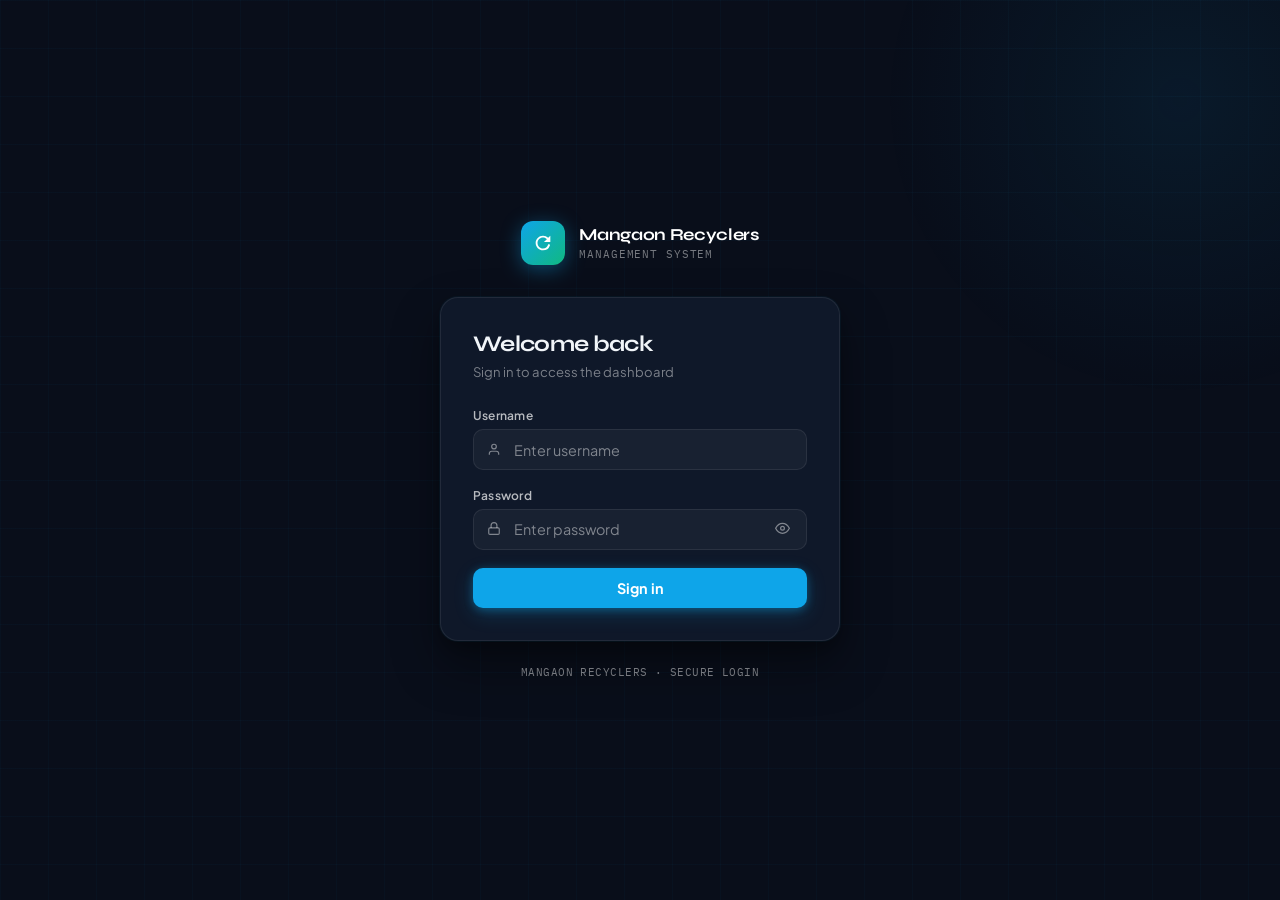
<file: mangaon-recycleers-main/mangaon-recycleers/src/main/resources/static/login.html>
<!DOCTYPE html>
<html lang="en">
<head>
    <meta charset="utf-8"/>
    <meta name="viewport" content="width=device-width, initial-scale=1"/>
    <title>Login · Mangaon Recycleers</title>
    <link rel="preconnect" href="https://fonts.googleapis.com"/>
    <link rel="preconnect" href="https://fonts.gstatic.com" crossorigin/>
    <link href="https://fonts.googleapis.com/css2?family=Syne:wght@400;500;600;700;800&family=IBM+Plex+Mono:wght@400;500&family=Plus+Jakarta+Sans:wght@400;500;600&display=swap" rel="stylesheet"/>
    <style>
        :root {
          --bg:           #090e1a;
          --bg-card:      #0f1829;
          --border:       rgba(255,255,255,0.08);
          --border-focus: #0ea5e9;
          --primary:      #0ea5e9;
          --primary-dark: #0284c7;
          --primary-glow: rgba(14,165,233,0.2);
          --accent:       #10b981;
          --ink:          #f1f5f9;
          --ink-muted:    rgba(255,255,255,0.45);
          --danger:       #f87171;
          --font:         "Plus Jakarta Sans", system-ui, sans-serif;
          --font-display: "Syne", system-ui, sans-serif;
          --font-mono:    "IBM Plex Mono", monospace;
        }
        *, *::before, *::after { box-sizing: border-box; }
        html, body { height: 100%; margin: 0; }
        body {
          font-family: var(--font);
          background: var(--bg);
          color: var(--ink);
          display: flex;
          align-items: center;
          justify-content: center;
          min-height: 100vh;
          min-height: 100dvh;
          -webkit-font-smoothing: antialiased;
          padding: 1rem;
        }

        /* Animated grid background */
        body::before {
          content: "";
          position: fixed; inset: 0;
          background-image:
            linear-gradient(rgba(14,165,233,0.03) 1px, transparent 1px),
            linear-gradient(90deg, rgba(14,165,233,0.03) 1px, transparent 1px);
          background-size: 48px 48px;
          animation: gridShift 20s linear infinite;
          pointer-events: none;
        }
        @keyframes gridShift { 0% { transform: translateY(0); } 100% { transform: translateY(48px); } }

        /* Glow orb */
        body::after {
          content: "";
          position: fixed;
          width: 600px; height: 600px;
          border-radius: 50%;
          background: radial-gradient(circle, rgba(14,165,233,0.08) 0%, transparent 70%);
          top: -200px; right: -200px;
          pointer-events: none;
        }

        .login-wrap {
          position: relative; z-index: 1;
          width: 100%; max-width: 400px;
          animation: fadeUp 0.4s ease both;
        }
        @keyframes fadeUp {
          from { opacity: 0; transform: translateY(16px); }
          to   { opacity: 1; transform: translateY(0); }
        }

        /* Brand */
        .login-brand {
          display: flex; align-items: center; gap: .875rem;
          margin-bottom: 2rem; justify-content: center;
        }
        .brand-mark {
          width: 44px; height: 44px; border-radius: 12px;
          display: flex; align-items: center; justify-content: center;
          background: linear-gradient(135deg, var(--primary) 0%, var(--accent) 100%);
          box-shadow: 0 4px 20px rgba(14,165,233,0.4); flex-shrink: 0;
        }
        .brand-mark svg { width: 22px; height: 22px; fill: #fff; }
        .brand-title {
          display: block; font-family: var(--font-display);
          font-weight: 700; font-size: 1.05rem; color: #fff;
          letter-spacing: -.02em; line-height: 1.2;
        }
        .brand-subtitle {
          display: block; font-family: var(--font-mono);
          font-size: .68rem; color: var(--ink-muted);
          letter-spacing: .08em; text-transform: uppercase; margin-top: 2px;
        }

        /* Card */
        .login-card {
          background: var(--bg-card);
          border: 1px solid var(--border);
          border-radius: 18px; padding: 2rem;
          box-shadow:
            0 0 0 1px rgba(14,165,233,0.05),
            0 24px 48px rgba(0,0,0,0.4),
            0 8px 16px rgba(0,0,0,0.2);
        }
        .login-heading {
          font-family: var(--font-display); font-size: 1.4rem;
          font-weight: 700; margin: 0 0 .4rem; letter-spacing: -.03em;
        }
        .login-subheading {
          font-size: .82rem; color: var(--ink-muted); margin: 0 0 1.75rem;
        }

        /* Error message — clean, no raw JSON */
        .error-msg {
          display: none;
          background: rgba(248,113,113,0.1);
          border: 1px solid rgba(248,113,113,0.2);
          color: var(--danger); border-radius: 8px;
          padding: .65rem .875rem; font-size: .82rem;
          margin-bottom: 1.125rem;
          display: none;
        }
        .error-msg.show { display: flex; align-items: center; gap: .5rem; animation: shake .3s ease; }
        @keyframes shake {
          0%, 100% { transform: translateX(0); }
          25%       { transform: translateX(-5px); }
          75%       { transform: translateX(5px); }
        }
        .error-icon { font-size: 1rem; flex-shrink: 0; }

        /* Fields */
        .field { margin-bottom: 1.125rem; }
        .field label {
          display: block; font-size: .75rem; font-weight: 600;
          color: rgba(255,255,255,0.7); margin-bottom: .375rem; letter-spacing: .02em;
        }
        .input-wrap { position: relative; }
        .input-icon {
          position: absolute; left: .875rem; top: 50%;
          transform: translateY(-50%); color: var(--ink-muted); pointer-events: none;
        }
        .field input {
          width: 100%; padding: .65rem .875rem .65rem 2.5rem;
          font-family: var(--font); font-size: .9rem;
          background: rgba(255,255,255,0.04);
          border: 1.5px solid var(--border);
          border-radius: 10px; color: var(--ink); outline: none;
          transition: border-color .15s, box-shadow .15s, background .15s;
          -webkit-appearance: none;
        }
        .field input::placeholder { color: var(--ink-muted); }
        .field input:focus {
          border-color: var(--border-focus);
          background: rgba(14,165,233,0.05);
          box-shadow: 0 0 0 3px var(--primary-glow);
        }
        .toggle-password {
          position: absolute; right: .875rem; top: 50%;
          transform: translateY(-50%);
          background: none; border: none; color: var(--ink-muted);
          cursor: pointer; padding: .2rem; transition: color .15s;
        }
        .toggle-password:hover { color: var(--ink); }

        /* Button */
        .btn-login {
          width: 100%; padding: .7rem 1rem;
          font-family: var(--font); font-size: .9rem; font-weight: 700;
          background: var(--primary); color: #fff;
          border: none; border-radius: 10px; cursor: pointer;
          box-shadow: 0 2px 8px rgba(14,165,233,0.35), 0 6px 20px rgba(14,165,233,0.2);
          transition: all .15s ease;
          display: flex; align-items: center; justify-content: center; gap: .5rem;
          margin-top: .25rem;
        }
        .btn-login:hover:not(:disabled) { background: var(--primary-dark); transform: translateY(-1px); }
        .btn-login:active:not(:disabled) { transform: translateY(0); }
        .btn-login:disabled { opacity: .6; cursor: not-allowed; transform: none; }

        /* Spinner */
        .spinner {
          width: 16px; height: 16px;
          border: 2px solid rgba(255,255,255,0.3); border-top-color: #fff;
          border-radius: 50%; animation: spin .7s linear infinite; display: none;
        }
        .btn-login.loading .spinner { display: block; }
        .btn-login.loading .btn-text { display: none; }
        @keyframes spin { to { transform: rotate(360deg); } }

        /* Footer */
        .login-footer {
          text-align: center; margin-top: 1.5rem;
          font-family: var(--font-mono); font-size: .7rem;
          color: var(--ink-muted); letter-spacing: .04em;
        }

        /* Responsive */
        @media (max-width: 440px) {
          .login-card { padding: 1.5rem 1.25rem; }
          .login-heading { font-size: 1.2rem; }
          .login-brand { margin-bottom: 1.5rem; }
        }
        @media (max-width: 360px) {
          body { padding: .75rem; }
          .login-card { padding: 1.25rem 1rem; }
        }
        @media (max-height: 600px) {
          body { align-items: flex-start; padding-top: 1.5rem; }
          .login-brand { margin-bottom: 1.25rem; }
        }
    </style>
</head>
<body>
<div class="login-wrap">

    <!-- Brand -->
    <div class="login-brand">
        <div class="brand-mark">
            <svg viewBox="0 0 24 24" xmlns="http://www.w3.org/2000/svg">
                <path d="M17.65 6.35A7.96 7.96 0 0 0 12 4C7.58 4 4 7.58 4 12s3.58 8 8 8a7.996 7.996 0 0 0 7.54-5.35c.22-.61-.14-1.28-.78-1.41-.52-.11-1.04.17-1.22.67A5.998 5.998 0 0 1 12 18c-3.31 0-6-2.69-6-6s2.69-6 6-6c1.66 0 3.14.69 4.22 1.78L13 11h7V4l-2.35 2.35z"/>
            </svg>
        </div>
        <div>
            <span class="brand-title">Mangaon Recyclers</span>
            <span class="brand-subtitle">Management System</span>
        </div>
    </div>

    <div class="login-card">
        <h1 class="login-heading">Welcome back</h1>
        <p class="login-subheading">Sign in to access the dashboard</p>

        <!-- Clean error message — no raw JSON ever shown -->
        <div class="error-msg" id="login-error">
            <span class="error-icon">&#9888;</span>
            <span id="error-text"></span>
        </div>

        <form id="login-form" autocomplete="on" novalidate>
            <div class="field">
                <label for="username">Username</label>
                <div class="input-wrap">
                    <span class="input-icon">
                        <svg width="14" height="14" viewBox="0 0 24 24" fill="none" stroke="currentColor" stroke-width="2">
                            <path d="M20 21v-2a4 4 0 0 0-4-4H8a4 4 0 0 0-4 4v2"/>
                            <circle cx="12" cy="7" r="4"/>
                        </svg>
                    </span>
                    <input id="username" name="username" type="text"
                           placeholder="Enter username"
                           autocomplete="username"
                           autocapitalize="none"
                           spellcheck="false" required/>
                </div>
            </div>

            <div class="field">
                <label for="password">Password</label>
                <div class="input-wrap">
                    <span class="input-icon">
                        <svg width="14" height="14" viewBox="0 0 24 24" fill="none" stroke="currentColor" stroke-width="2">
                            <rect x="3" y="11" width="18" height="11" rx="2" ry="2"/>
                            <path d="M7 11V7a5 5 0 0 1 10 0v4"/>
                        </svg>
                    </span>
                    <input id="password" name="password" type="password"
                           placeholder="Enter password"
                           autocomplete="current-password" required/>
                    <button type="button" class="toggle-password" id="toggle-pw" aria-label="Toggle password visibility">
                        <svg id="eye-icon" width="15" height="15" viewBox="0 0 24 24" fill="none" stroke="currentColor" stroke-width="2">
                            <path d="M1 12s4-8 11-8 11 8 11 8-4 8-11 8-11-8-11-8z"/>
                            <circle cx="12" cy="12" r="3"/>
                        </svg>
                    </button>
                </div>
            </div>

            <button type="submit" class="btn-login" id="login-btn">
                <div class="spinner"></div>
                <span class="btn-text">Sign in</span>
            </button>
        </form>
    </div>

    <div class="login-footer">MANGAON RECYCLERS &middot; SECURE LOGIN</div>
</div>

<script>
    /* ── Redirect if already logged in ── */
    (function() {
        var token = localStorage.getItem("token");
        if (!token) return;
        try {
            var payload = JSON.parse(atob(token.split(".")[1]));
            if (payload.exp && payload.exp > Math.floor(Date.now() / 1000)) {
                window.location.href = "/index.html"; return;
            }
        } catch(e) {}
        ["token","username","role"].forEach(function(k){ localStorage.removeItem(k); });
    })();

    /* ── Eye toggle ── */
    document.getElementById("toggle-pw").addEventListener("click", function() {
        var inp = document.getElementById("password");
        var svg = document.getElementById("eye-icon");
        if (inp.type === "password") {
            inp.type = "text";
            /* Crossed eye SVG */
            svg.innerHTML = '<path d="M17.94 17.94A10.07 10.07 0 0 1 12 20c-7 0-11-8-11-8a18.45 18.45 0 0 1 5.06-5.94M9.9 4.24A9.12 9.12 0 0 1 12 4c7 0 11 8 11 8a18.5 18.5 0 0 1-2.16 3.19m-6.72-1.07a3 3 0 1 1-4.24-4.24"/><line x1="1" y1="1" x2="23" y2="23"/>';
        } else {
            inp.type = "password";
            svg.innerHTML = '<path d="M1 12s4-8 11-8 11 8 11 8-4 8-11 8-11-8-11-8z"/><circle cx="12" cy="12" r="3"/>';
        }
    });

    /* ── Show error — NEVER shows raw JSON or HTTP codes ── */
    function showError(msg) {
        document.getElementById("error-text").textContent = msg;
        document.getElementById("login-error").classList.add("show");
    }
    function hideError() {
        document.getElementById("login-error").classList.remove("show");
    }

    /* ── Human-readable error messages ── */
    function friendlyError(status, rawText) {
        if (status === 401 || status === 403) return "Invalid username or password. Please try again.";
        if (status === 404) return "Login service not found. Please contact support.";
        if (status === 500) return "Server error. Please try again in a moment.";
        if (status === 0 || !status)  return "Cannot connect to server. Check your internet connection.";
        /* Try to extract a message from JSON without exposing raw response */
        try {
            var j = JSON.parse(rawText);
            if (j.message && typeof j.message === "string" && j.message.length < 120) return j.message;
            if (j.error   && typeof j.error   === "string" && j.error.length   < 120) return j.error;
        } catch(e) {}
        return "Login failed. Please check your credentials and try again.";
    }

    /* ── Login submit ── */
    document.getElementById("login-form").addEventListener("submit", async function(e) {
        e.preventDefault();
        hideError();

        var btn      = document.getElementById("login-btn");
        var username = document.getElementById("username").value.trim();
        var password = document.getElementById("password").value;

        if (!username) { showError("Please enter your username."); return; }
        if (!password) { showError("Please enter your password."); return; }

        btn.classList.add("loading");
        btn.disabled = true;

        try {
            var res = await fetch("/api/auth/login", {
                method:  "POST",
                headers: { "Content-Type": "application/json" },
                body:    JSON.stringify({ username: username, password: password })
            });

            var rawText = await res.text();

            if (!res.ok) {
                showError(friendlyError(res.status, rawText));
                return;
            }

            /* Parse token from response */
            var data = {};
            try { data = JSON.parse(rawText); } catch(_) { data = { token: rawText.trim() }; }

            var token =
                data.token        ||
                data.accessToken  ||
                data.jwt          ||
                data.jwtToken     ||
                data.access_token ||
                (typeof data === "string" ? data : null);

            if (!token) {
                showError("Login failed. Could not retrieve session token.");
                return;
            }

            /* Extract role */
            var role = "";
            if (data.role)             role = data.role;
            else if (data.roles)       role = Array.isArray(data.roles) ? data.roles[0] : data.roles;
            else if (data.authorities) role = Array.isArray(data.authorities) ? data.authorities[0] : data.authorities;
            else {
                try {
                    var pl = JSON.parse(atob(token.split(".")[1]));
                    role = pl.role || pl.roles || pl.authorities || pl.auth || "";
                    if (Array.isArray(role)) role = role[0];
                } catch(_) {}
            }

            localStorage.setItem("token",    token);
            localStorage.setItem("username", data.username || username);
            localStorage.setItem("role",     String(role));

            setTimeout(function() { window.location.href = "/index.html"; }, 80);

        } catch(err) {
            /* Network / fetch error */
            showError("Cannot connect to server. Please check your connection.");
        } finally {
            btn.classList.remove("loading");
            btn.disabled = false;
        }
    });
</script>
</body>
</html>
</file>
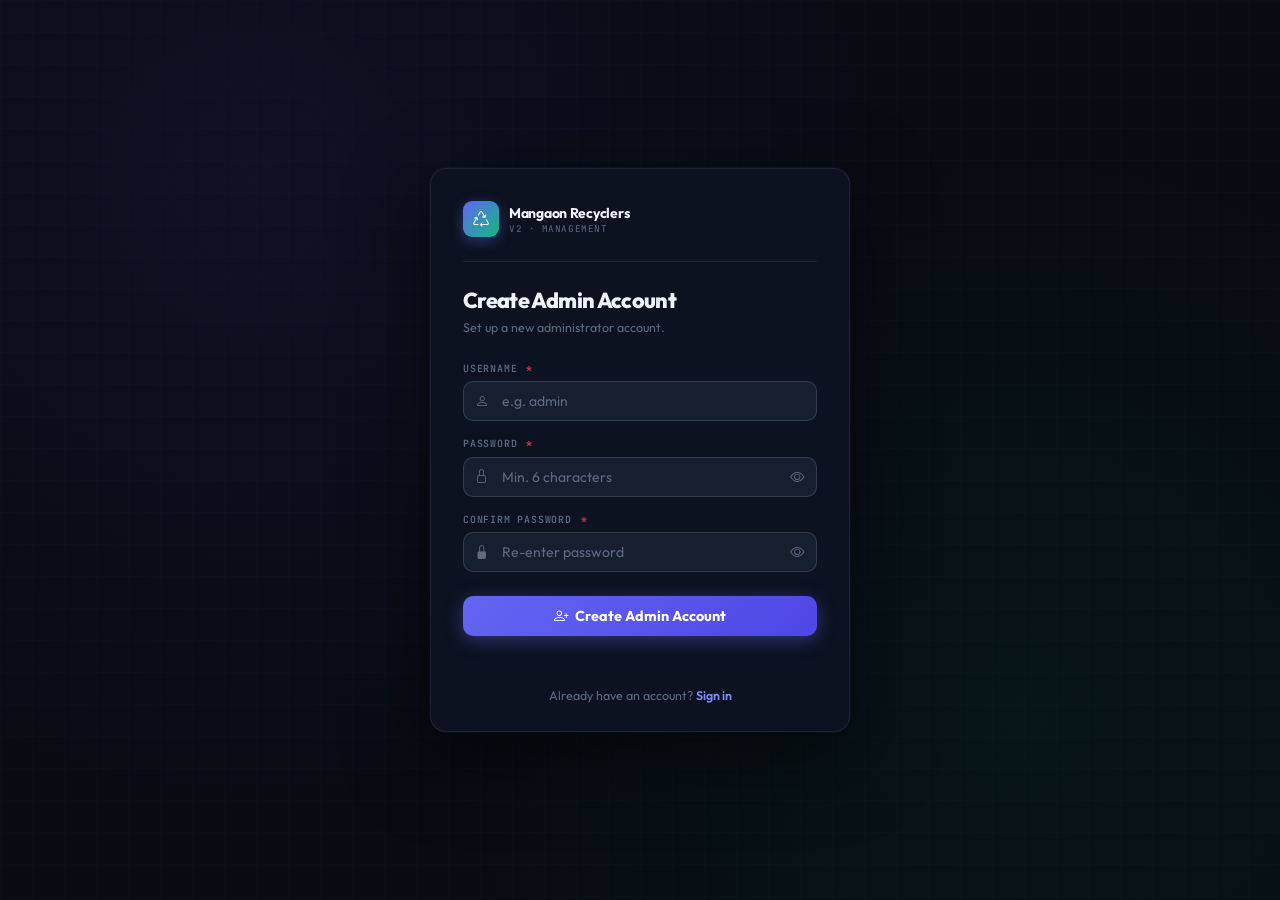
<file: mangaon-recycleers-main/mangaon-recycleers/src/main/resources/static/register.html>
<!DOCTYPE html>
<html lang="en">
<head>
    <meta charset="UTF-8"/>
    <meta name="viewport" content="width=device-width, initial-scale=1"/>
    <title>Create Admin Account · Mangaon Recyclers</title>
    <link rel="preconnect" href="https://fonts.googleapis.com"/>
    <link rel="preconnect" href="https://fonts.gstatic.com" crossorigin/>
    <link href="https://fonts.googleapis.com/css2?family=Outfit:wght@300;400;500;600;700;800&family=JetBrains+Mono:wght@400;500;600&display=swap" rel="stylesheet"/>
    <link href="https://cdn.jsdelivr.net/npm/bootstrap-icons@1.11.3/font/bootstrap-icons.min.css" rel="stylesheet"/>
    <style>
        :root {
            --bg:        #070b12;
            --bg1:       #0c1220;
            --bg3:       #161f30;
            --border:    rgba(255,255,255,.07);
            --border2:   rgba(255,255,255,.13);
            --ink:       #f0f4ff;
            --ink2:      #a8b4cc;
            --ink3:      #5c6a82;
            --primary:   #6366f1;
            --accent:    #10b981;
            --danger:    #f43f5e;
            --mono:      'JetBrains Mono', monospace;
            --display:   'Outfit', sans-serif;
            --r:         10px;
            --r2:        16px;
        }
        *, *::before, *::after { box-sizing: border-box; margin: 0; padding: 0; }
        body {
            font-family: var(--display);
            font-size: 14px;
            background: var(--bg);
            color: var(--ink);
            min-height: 100vh;
            min-height: 100dvh;
            display: flex;
            align-items: center;
            justify-content: center;
            padding: 1.25rem;
            background-image:
                radial-gradient(circle at 20% 20%, rgba(99,102,241,.08) 0%, transparent 50%),
                radial-gradient(circle at 80% 80%, rgba(16,185,129,.06) 0%, transparent 50%),
                linear-gradient(rgba(59,130,246,.02) 1px, transparent 1px),
                linear-gradient(90deg, rgba(59,130,246,.02) 1px, transparent 1px);
            background-size: auto, auto, 32px 32px, 32px 32px;
        }
        .card {
            background: var(--bg1);
            border: 1px solid var(--border);
            border-radius: var(--r2);
            padding: 2rem 2rem 1.75rem;
            width: 100%;
            max-width: 420px;
            box-shadow: 0 24px 80px rgba(0,0,0,.6), 0 0 0 1px rgba(99,102,241,.06);
            animation: fadeUp .35s ease both;
        }
        @keyframes fadeUp {
            from { opacity:0; transform:translateY(16px); }
            to   { opacity:1; transform:translateY(0); }
        }
        .brand { display: flex; align-items: center; gap: .625rem; margin-bottom: 1.5rem; }
        .brand-mark {
            width: 36px; height: 36px; border-radius: 9px;
            background: linear-gradient(135deg, var(--primary), var(--accent));
            display: flex; align-items: center; justify-content: center;
            color: #fff; font-size: 1rem;
            box-shadow: 0 4px 14px rgba(99,102,241,.4); flex-shrink: 0;
        }
        .brand-name { font-size: .875rem; font-weight: 700; letter-spacing: -.02em; color: var(--ink); }
        .brand-sub {
            display: block; font-family: var(--mono); font-size: .58rem;
            color: var(--ink3); letter-spacing: .06em; text-transform: uppercase; margin-top: 1px;
        }
        .card-title { font-size: 1.35rem; font-weight: 800; letter-spacing: -.03em; color: var(--ink); margin-bottom: .3rem; }
        .card-sub { font-size: .78rem; color: var(--ink3); margin-bottom: 1.5rem; line-height: 1.5; }
        .divider { height: 1px; background: var(--border); margin-bottom: 1.5rem; }
        .field { margin-bottom: 1rem; }
        .field-label {
            display: block; font-family: var(--mono); font-size: .62rem;
            font-weight: 600; letter-spacing: .08em; text-transform: uppercase;
            color: var(--ink3); margin-bottom: .4rem;
        }
        .field-label .req { color: var(--danger); margin-left: 2px; }
        .input-wrap { position: relative; }
        .field-icon {
            position: absolute; left: .75rem; top: 50%;
            transform: translateY(-50%); color: var(--ink3);
            font-size: .85rem; pointer-events: none; z-index: 1;
        }
        .field-input {
            width: 100%; background: var(--bg3); border: 1px solid var(--border2);
            border-radius: var(--r); padding: .625rem .875rem .625rem 2.4rem;
            font-family: var(--display); font-size: .875rem; color: var(--ink);
            outline: none; transition: border-color .15s, box-shadow .15s; -webkit-appearance: none;
        }
        .field-input::placeholder { color: var(--ink3); }
        .field-input:focus { border-color: rgba(99,102,241,.55); box-shadow: 0 0 0 3px rgba(99,102,241,.12); }
        .field-input.error   { border-color: rgba(244,63,94,.5); }
        .field-input.success { border-color: rgba(16,185,129,.4); }
        .eye-btn {
            position: absolute; right: .625rem; top: 50%; transform: translateY(-50%);
            background: none; border: none; color: var(--ink3); cursor: pointer;
            font-size: .9rem; padding: .2rem; transition: color .14s; z-index: 1;
        }
        .eye-btn:hover { color: var(--ink2); }
        .strength-wrap { margin-top: .4rem; display: none; }
        .strength-wrap.show { display: block; }
        .strength-bar { height: 3px; border-radius: 2px; background: var(--border2); overflow: hidden; margin-bottom: .25rem; }
        .strength-fill { height: 100%; border-radius: 2px; width: 0; transition: width .3s, background .3s; }
        .strength-text { font-family: var(--mono); font-size: .6rem; color: var(--ink3); }
        .field-hint { font-family: var(--mono); font-size: .65rem; color: var(--ink3); margin-top: .3rem; }
        .field-hint.err { color: var(--danger); }
        .field-hint.ok  { color: var(--accent); }
        .btn-submit {
            width: 100%; padding: .7rem 1rem; margin-top: 1.5rem;
            background: linear-gradient(135deg, var(--primary), #4f46e5);
            border: none; border-radius: var(--r); color: #fff;
            font-family: var(--display); font-size: .9rem; font-weight: 700;
            cursor: pointer; transition: opacity .15s, transform .15s;
            display: flex; align-items: center; justify-content: center; gap: .4rem;
            box-shadow: 0 4px 18px rgba(99,102,241,.4);
        }
        .btn-submit:hover:not(:disabled) { opacity: .88; transform: translateY(-1px); }
        .btn-submit:active:not(:disabled) { transform: translateY(0); }
        .btn-submit:disabled { opacity: .55; cursor: not-allowed; }
        #msg {
            margin-top: .875rem; font-size: .8rem; font-weight: 500;
            text-align: center; min-height: 1.2rem; border-radius: 7px;
            padding: 0; transition: all .2s;
        }
        #msg.success {
            color: var(--accent); background: rgba(16,185,129,.08);
            border: 1px solid rgba(16,185,129,.2); padding: .55rem .875rem;
        }
        #msg.error {
            color: var(--danger); background: rgba(244,63,94,.06);
            border: 1px solid rgba(244,63,94,.18); padding: .55rem .875rem;
        }
        .login-link { margin-top: 1.125rem; text-align: center; font-size: .78rem; color: var(--ink3); }
        .login-link a { color: #818cf8; text-decoration: none; font-weight: 600; transition: color .14s; }
        .login-link a:hover { color: #a5b4fc; }
        @media (max-width: 480px) {
            body { padding: 1rem .75rem; align-items: flex-start; padding-top: 2rem; }
            .card { padding: 1.5rem 1.25rem; }
            .card-title { font-size: 1.15rem; }
        }
        @media (min-height: 700px) { body { align-items: center; } }
    </style>
</head>
<body>
<div class="card">

    <div class="brand">
        <div class="brand-mark"><i class="bi bi-recycle"></i></div>
        <div>
            <span class="brand-name">Mangaon Recyclers</span>
            <span class="brand-sub">v2 · Management</span>
        </div>
    </div>

    <div class="divider"></div>

    <h1 class="card-title">Create Admin Account</h1>
    <p class="card-sub">Set up a new administrator account.</p>

    <form id="form" autocomplete="off" novalidate>

        <div class="field">
            <label class="field-label" for="username">Username <span class="req">*</span></label>
            <div class="input-wrap">
                <i class="bi bi-person field-icon"></i>
                <input type="text" id="username" class="field-input"
                       placeholder="e.g. admin" autocomplete="off"
                       autocapitalize="none" spellcheck="false" required/>
            </div>
        </div>

        <div class="field">
            <label class="field-label" for="password">Password <span class="req">*</span></label>
            <div class="input-wrap">
                <i class="bi bi-lock field-icon"></i>
                <input type="password" id="password" class="field-input"
                       placeholder="Min. 6 characters" autocomplete="new-password" required/>
                <button type="button" class="eye-btn" id="eye1" aria-label="Toggle password">
                    <i class="bi bi-eye"></i>
                </button>
            </div>
            <div class="strength-wrap" id="strength-wrap">
                <div class="strength-bar"><div class="strength-fill" id="strength-fill"></div></div>
                <span class="strength-text" id="strength-text"></span>
            </div>
        </div>

        <div class="field">
            <label class="field-label" for="confirm">Confirm Password <span class="req">*</span></label>
            <div class="input-wrap">
                <i class="bi bi-lock-fill field-icon"></i>
                <input type="password" id="confirm" class="field-input"
                       placeholder="Re-enter password" autocomplete="new-password" required/>
                <button type="button" class="eye-btn" id="eye2" aria-label="Toggle confirm">
                    <i class="bi bi-eye"></i>
                </button>
            </div>
            <p class="field-hint" id="confirm-hint"></p>
        </div>

        <button type="submit" class="btn-submit" id="submit-btn">
            <i class="bi bi-person-plus"></i>
            <span id="btn-label">Create Admin Account</span>
        </button>
    </form>

    <p id="msg"></p>
    <p class="login-link">Already have an account? <a href="/login.html">Sign in</a></p>
</div>

<script>
    /* ── Eye toggles ── */
    function setupEye(btnId, inputId) {
        document.getElementById(btnId).addEventListener('click', function () {
            const inp  = document.getElementById(inputId);
            const icon = this.querySelector('i');
            inp.type = inp.type === 'password' ? 'text' : 'password';
            icon.className = inp.type === 'text' ? 'bi bi-eye-slash' : 'bi bi-eye';
        });
    }
    setupEye('eye1', 'password');
    setupEye('eye2', 'confirm');

    /* ── Password strength ── */
    document.getElementById('password').addEventListener('input', function () {
        const val  = this.value;
        const wrap = document.getElementById('strength-wrap');
        const fill = document.getElementById('strength-fill');
        const text = document.getElementById('strength-text');
        if (!val) { wrap.classList.remove('show'); return; }
        wrap.classList.add('show');
        let score = 0;
        if (val.length >= 6)  score++;
        if (val.length >= 10) score++;
        if (/[A-Z]/.test(val) && /[a-z]/.test(val)) score++;
        if (/[0-9]/.test(val)) score++;
        if (/[^A-Za-z0-9]/.test(val)) score++;
        const levels = [
            { pct:'20%', color:'#f43f5e', label:'Very weak' },
            { pct:'40%', color:'#f97316', label:'Weak' },
            { pct:'60%', color:'#f59e0b', label:'Fair' },
            { pct:'80%', color:'#3b82f6', label:'Good' },
            { pct:'100%',color:'#10b981', label:'Strong' },
        ];
        const l = levels[Math.min(score, levels.length) - 1] || levels[0];
        fill.style.width = l.pct; fill.style.background = l.color;
        text.textContent = l.label; text.style.color = l.color;
    });

    /* ── Confirm match ── */
    document.getElementById('confirm').addEventListener('input', function () {
        const pw   = document.getElementById('password').value;
        const hint = document.getElementById('confirm-hint');
        if (!this.value) { hint.textContent = ''; hint.className = 'field-hint'; return; }
        if (this.value === pw) {
            hint.textContent = '✓ Passwords match'; hint.className = 'field-hint ok';
            this.classList.remove('error'); this.classList.add('success');
        } else {
            hint.textContent = '✗ Passwords do not match'; hint.className = 'field-hint err';
            this.classList.remove('success'); this.classList.add('error');
        }
    });

    /* ── Submit ── */
    document.getElementById('form').addEventListener('submit', async (e) => {
        e.preventDefault();
        const btn      = document.getElementById('submit-btn');
        const label    = document.getElementById('btn-label');
        const username = document.getElementById('username').value.trim();
        const password = document.getElementById('password').value;
        const confirm  = document.getElementById('confirm').value;

        showMsg('', '');

        if (!username)           { showMsg('Username is required.', 'error'); document.getElementById('username').focus(); return; }
        if (password.length < 6) { showMsg('Password must be at least 6 characters.', 'error'); document.getElementById('password').focus(); return; }
        if (password !== confirm) { showMsg('Passwords do not match.', 'error'); document.getElementById('confirm').focus(); return; }

        btn.disabled = true; label.textContent = 'Creating…';

        try {
            // ✅ Correct endpoint — no token needed, no role in body
            const res = await fetch('/api/auth/register-admin', {
                method:  'POST',
                headers: { 'Content-Type': 'application/json' },
                body:    JSON.stringify({ username, password })
            });

            if (res.ok) {
                showMsg('✓ Admin account created! Redirecting to login…', 'success');
                setTimeout(() => { window.location.href = '/login.html'; }, 1800);
            } else {
                let errMsg = 'Error creating account.';
                try { const j = await res.json(); errMsg = j.error || j.message || errMsg; }
                catch (_) { const t = await res.text().catch(() => ''); if (t) errMsg = t; }
                showMsg(errMsg, 'error');
                btn.disabled = false; label.textContent = 'Create Admin Account';
            }
        } catch (err) {
            showMsg('Network error. Please try again.', 'error');
            btn.disabled = false; label.textContent = 'Create Admin Account';
        }
    });

    function showMsg(text, type) {
        const el = document.getElementById('msg');
        el.textContent = text; el.className = type;
    }
</script>
</body>
</html>
</file>
